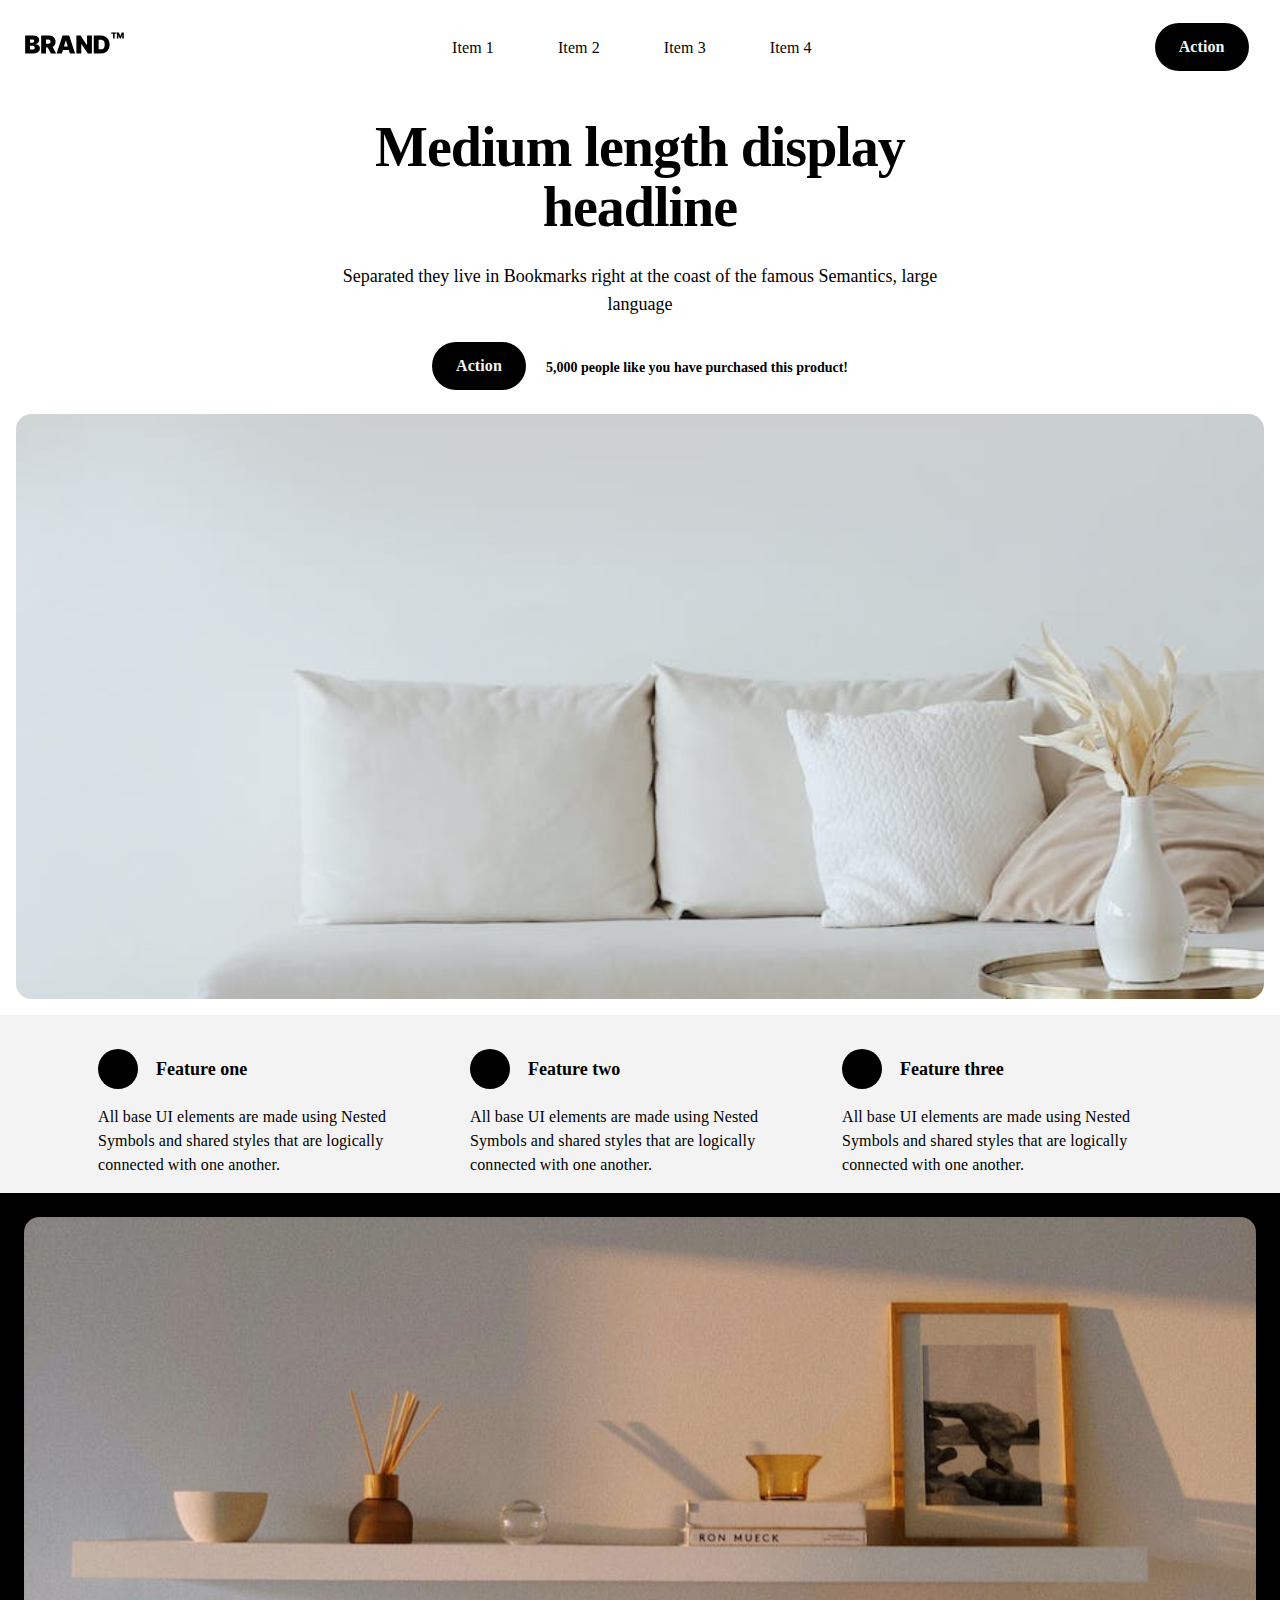
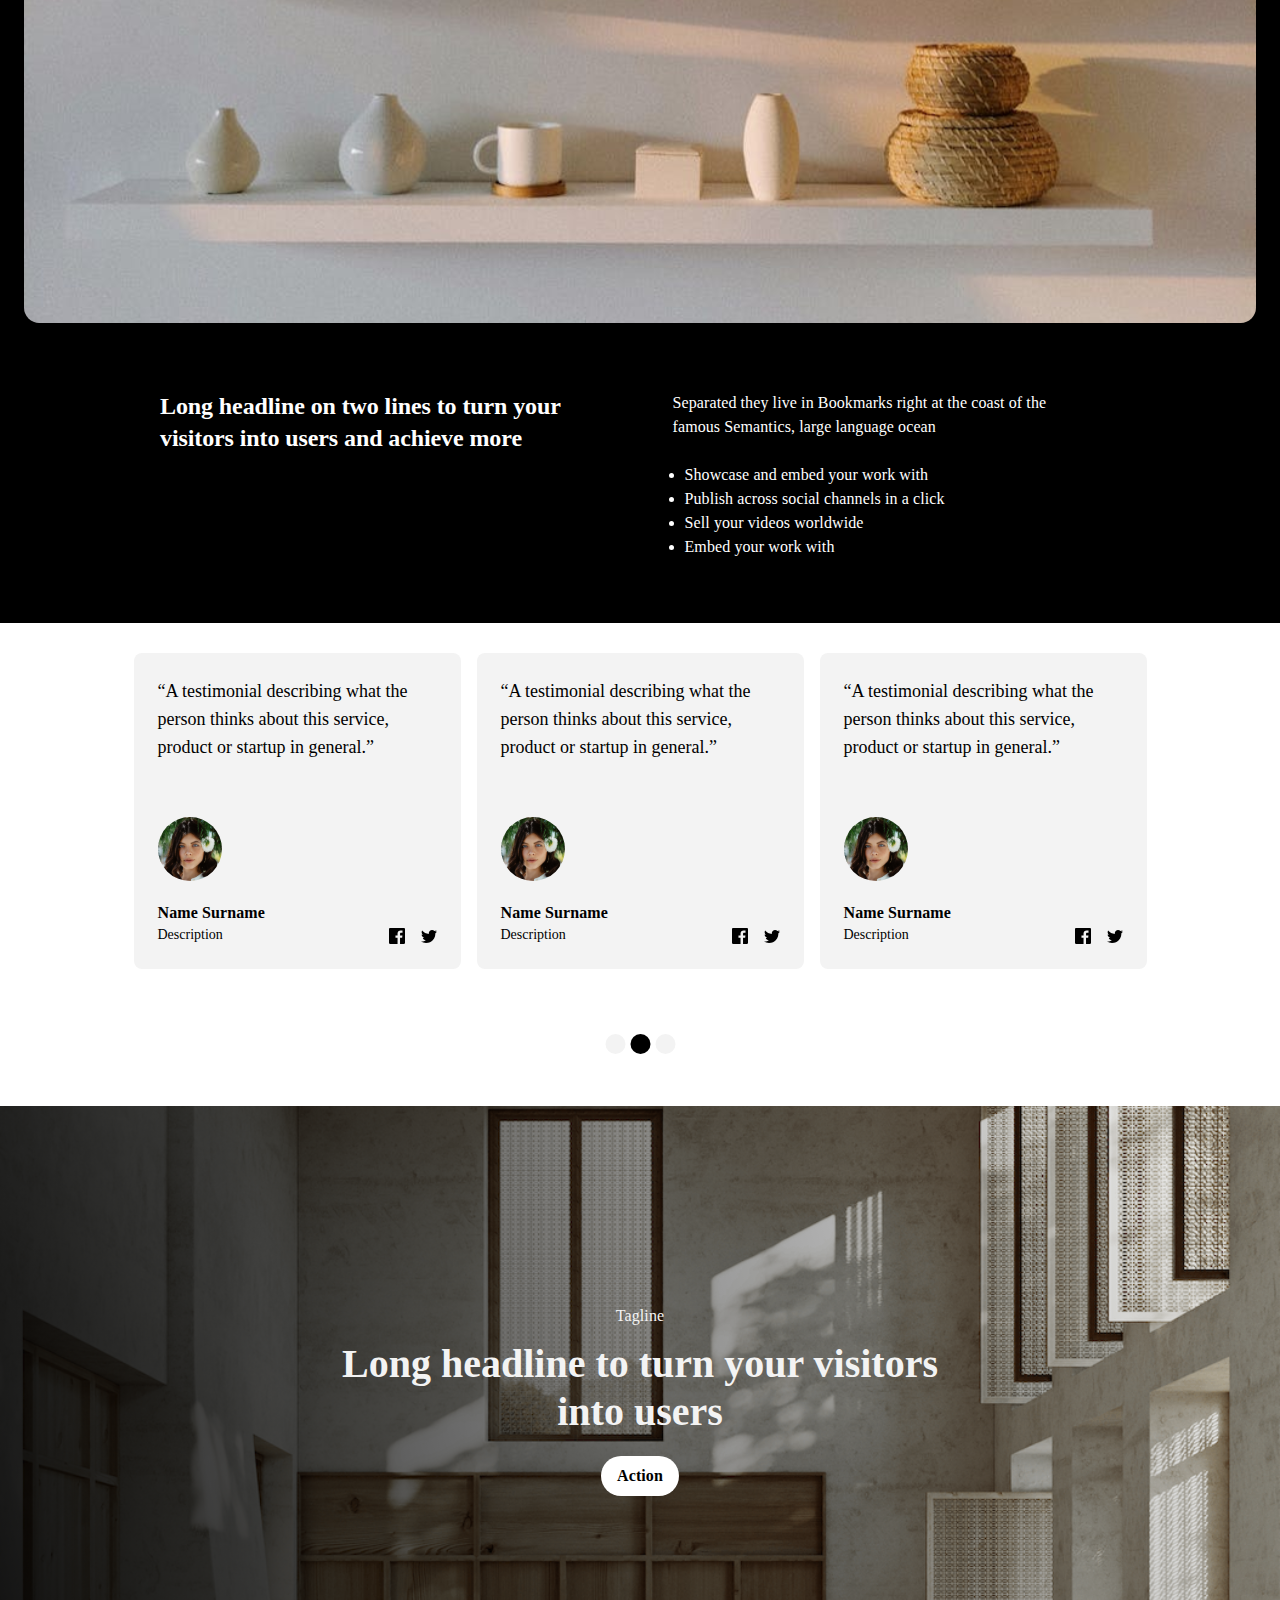
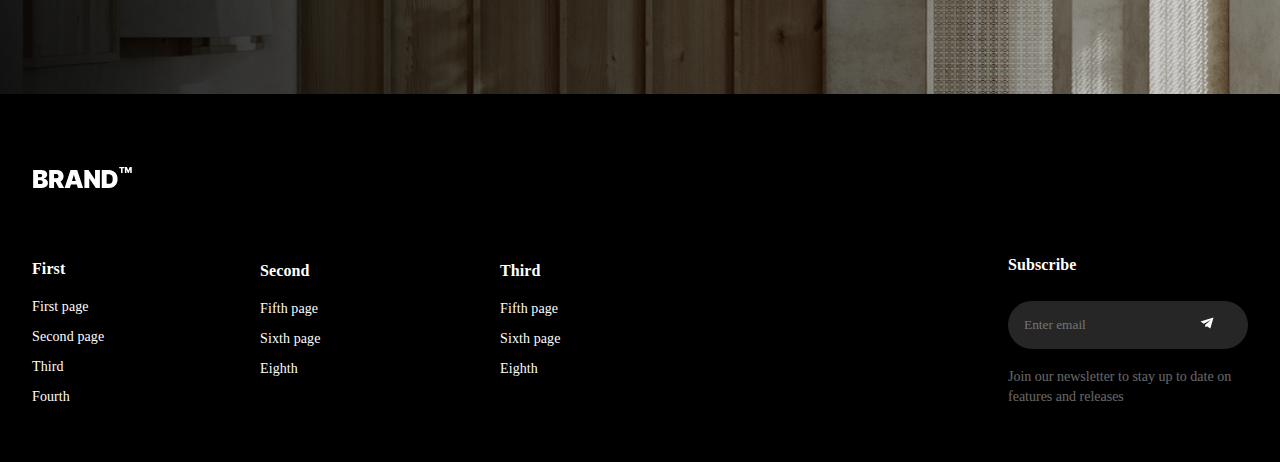
<file: index.html>
<!DOCTYPE html>

 <html>
 
 

<head>
 	<title>Responsive Site </title>
	<link rel="stylesheet" type="text/css" href="styles/styles.css" />
	<meta charset="utf-8">
	<meta content="width=device-width, initial-scale=1" name="viewport">
</head>

  <body>

  <!-- Navbar Section -->

  <header>
    <div class="header-container">

      <div class="nav-logo">
        <img src="images/brand.svg" alt="Bold brand image with trademark">
      </div>
  
      <input type="checkbox" id="nav-toggle" class="nav-toggle">
      <nav>
        <ul>
          <li><a href="">Item 1</a></li>
          <li><a href="">Item 2</a></li>
          <li><a href="">Item 3</a></li>
          <li><a href="">Item 4</a></li>
        </ul>
      </nav>
      <label for="nav-toggle" class="nav-toggle-label">
        <img src="images/ellipse.svg" alt="">
        <span></span>
      </label>
  
      <div class="nav-action">
        Action
      </div>

    </div>
   
  </header>

  <!-- Main Headline Section -->

  <section class="headline-section">

    <div class="headline-container">
      <div class="headline-bold">
        Medium length display headline
      </div>
      <div class="headline-small">
        Separated they live in Bookmarks right at the coast
        of the famous Semantics, large language 
      </div>

      <!-- Action button -->
      <div class="headline-button">
        <span class="headline-button-action">Action</span>
        <span class="headline-button-text">5,000 people like you have purchased this product!</span>
        
      </div>

    </div>
    
    <div class="headline-image">
      <img src="images/headline-image.svg">
    </div>

  </div>

  <!-- Feature Section -->

  <div class="feature-container">
    <div class="feature-boxes">

      <!-- Feature one  -->

      <div class="feature-one">
        <div class="feature-one-title">
          <img src="images/ellipse.svg">
          <div class="feature-one-top">
            Feature one
          </div>
         
        </div>
        <div class="feature-one-text">
          All base UI elements are made using Nested Symbols
          and shared styles that are logically connected with one another.
        </div>

      </div>

      <!-- Feature two -->

      <div class="feature-two">
        <div class="feature-two-title">
          <img src="images/ellipse.svg">
          <div class="feature-two-top">
            Feature two
          </div>  
        </div>

        <div class="feature-two-text">
          All base UI elements are made using Nested Symbols
          and shared styles that are logically connected with one another.
        </div>

      </div>

      <!-- Feature Three -->

      <div class="feature-three">
        <div class="feature-three-title">
          <img src="images/ellipse.svg">
          <div class="feature-three-top">
            Feature three
          </div>
        </div>
        <div class="feature-three-text">
          All base UI elements are made using Nested Symbols
          and shared styles that are logically connected with one another.
        </div>
  
      </div>
    </div>

  </section>

  <!-- Section Two -->

  <section class="section-two">
    <div class="section-two-container">
      <div class="section-two-image">
        <img src="images/section-two-744.svg">
      </div>
      <div class="section-two-text">
        <div class="section-two-header">
          Long headline on two lines to turn your visitors into users and achieve more
        </div>

        <div class="section-two-mid">

          <div class="section-two-middle">
            Separated they live in Bookmarks right at the coast of the famous Semantics, large language ocean
          </div>
  
          <div class="section-two-list">
            <ul>
              <li>Showcase and embed your work with</li>
              <li>Publish across social channels in a click</li>
              <li>Sell your videos worldwide</li>
              <li>Embed your work with</li>
            </ul>
          </div>


        </div>
        
      </div>
    </div>



  </section>


  <!-- Testimonials -->


  <section class="testimonials">

    <div class="testimonial-cards">
      <div class="card-1">
        <div class="card-text">
          “A testimonial describing what the person thinks about this service, product or startup in general.”
        </div>

        <div class="card-customer">
          <img src="images/testimonial-image.svg">

          <div class="card-name">
            <span class="card-top">Name Surname</span>
            <br>
            <span class="card-bottom">Description</span>
          </div>

          <div class="card-socials">
            <img src="images/card-facebook.svg" class="facebook">
            <img src="images/card-twitter.svg" class="twitter">
          </div>
        </div>

      </div>    

      <div class="card-2">
        <div class="card-text">
          “A testimonial describing what the person thinks about this service, product or startup in general.”
        </div>

        <div class="card-customer">
          <img src="images/testimonial-image.svg">

          <div class="card-name">
            <span class="card-top">Name Surname</span>
            <br>
            <span class="card-bottom">Description</span>
          </div>

          <div class="card-socials">
            <img src="images/card-facebook.svg" class="facebook">
            <img src="images/card-twitter.svg" class="twitter">
          </div>
        </div>

        
      </div> 
      
      <div class="card-3">
        <div class="card-text">
          “A testimonial describing what the person thinks about this service, product or startup in general.”
        </div>

        <div class="card-customer">
          <img src="images/testimonial-image.svg">

          <div class="card-name">
            <span class="card-top">Name Surname</span>
            <br>
            <span class="card-bottom">Description</span>
          </div>

          <div class="card-socials">
            <img src="images/card-facebook.svg" class="facebook">
            <img src="images/card-twitter.svg" class="twitter">
          </div>
        </div>

      </div>    

    </div>

    <div class="testimonial-buttons">
      <img src="images/button-1.svg">
      <img src="images/button-2.svg">
      <img src="images/button-1.svg">

    </div>
    

  </section>

  <!-- CTA -->
  
  <section class="CTA">
    <div class="cta-container">

      <div class="cta-tagline">
        Tagline
      </div>

      <div class="cta-headline">
        Long headline to turn your visitors into users
      </div>

      <div class="cta-button">
        Action
      </div>

    </div>

  </section>

  <!-- Footer  -->
  
  <footer>

    <div class="footer-container">

      <div class="footer-logo">
        <img src="images/brand-footer.svg">
      </div>


      <div class="column-container">
        <div class="column-1-logo">
          <img src="images/brand-footer.svg">
        </div>

        <div class="column-1">
          <!-- <div class="column-1-logo">
            <img src="/images/brand-footer.svg">
          </div> -->
          <div class="column-1-head">
            <img src="images/brand-footer.svg">

            <p>First</p>
            <ul class="col-1-list">
              <li>First page</li>
              <li>Second page</li>
              <li>Third</li>
              <li>Fourth</li>
            </div>
          </div>
  
        <div class="column-2">
          <div class="column-2-head">
            <p>Second</p>
            
            <ul class="col-2-list">
              <li>Fifth page</li>
              <li>Sixth page</li>
              <li>Eighth</li>
            </ul>
          </div>
        
        </div>
  
        <div class="column-3">
          <div class="column-3-head">
            <p>Third</p>
            <ul class="col-3-list">
              <li>Fifth page</li>
              <li>Sixth page</li>
              <li>Eighth</li>
            </ul>
          </div>
         
        </div>

      </div>

      <div class="subscribe-box">

        <div class="subscribe-text">
          Subscribe
        </div>
       
        <div class="subscribe-input">
          <label>
            <form action="" method="get">
          
            <input type="email" name="email" placeholder="Enter email" required>

              <button>
                <img src="images/submit.svg">
              </button>
  
            </form>

          </label>

        </div>
        

        <div class="newsletter">
          Join our newsletter to stay up to date on features and releases
        </div>

      </div>

    </div>

  </footer>




	
  </body>

</html>
</file>
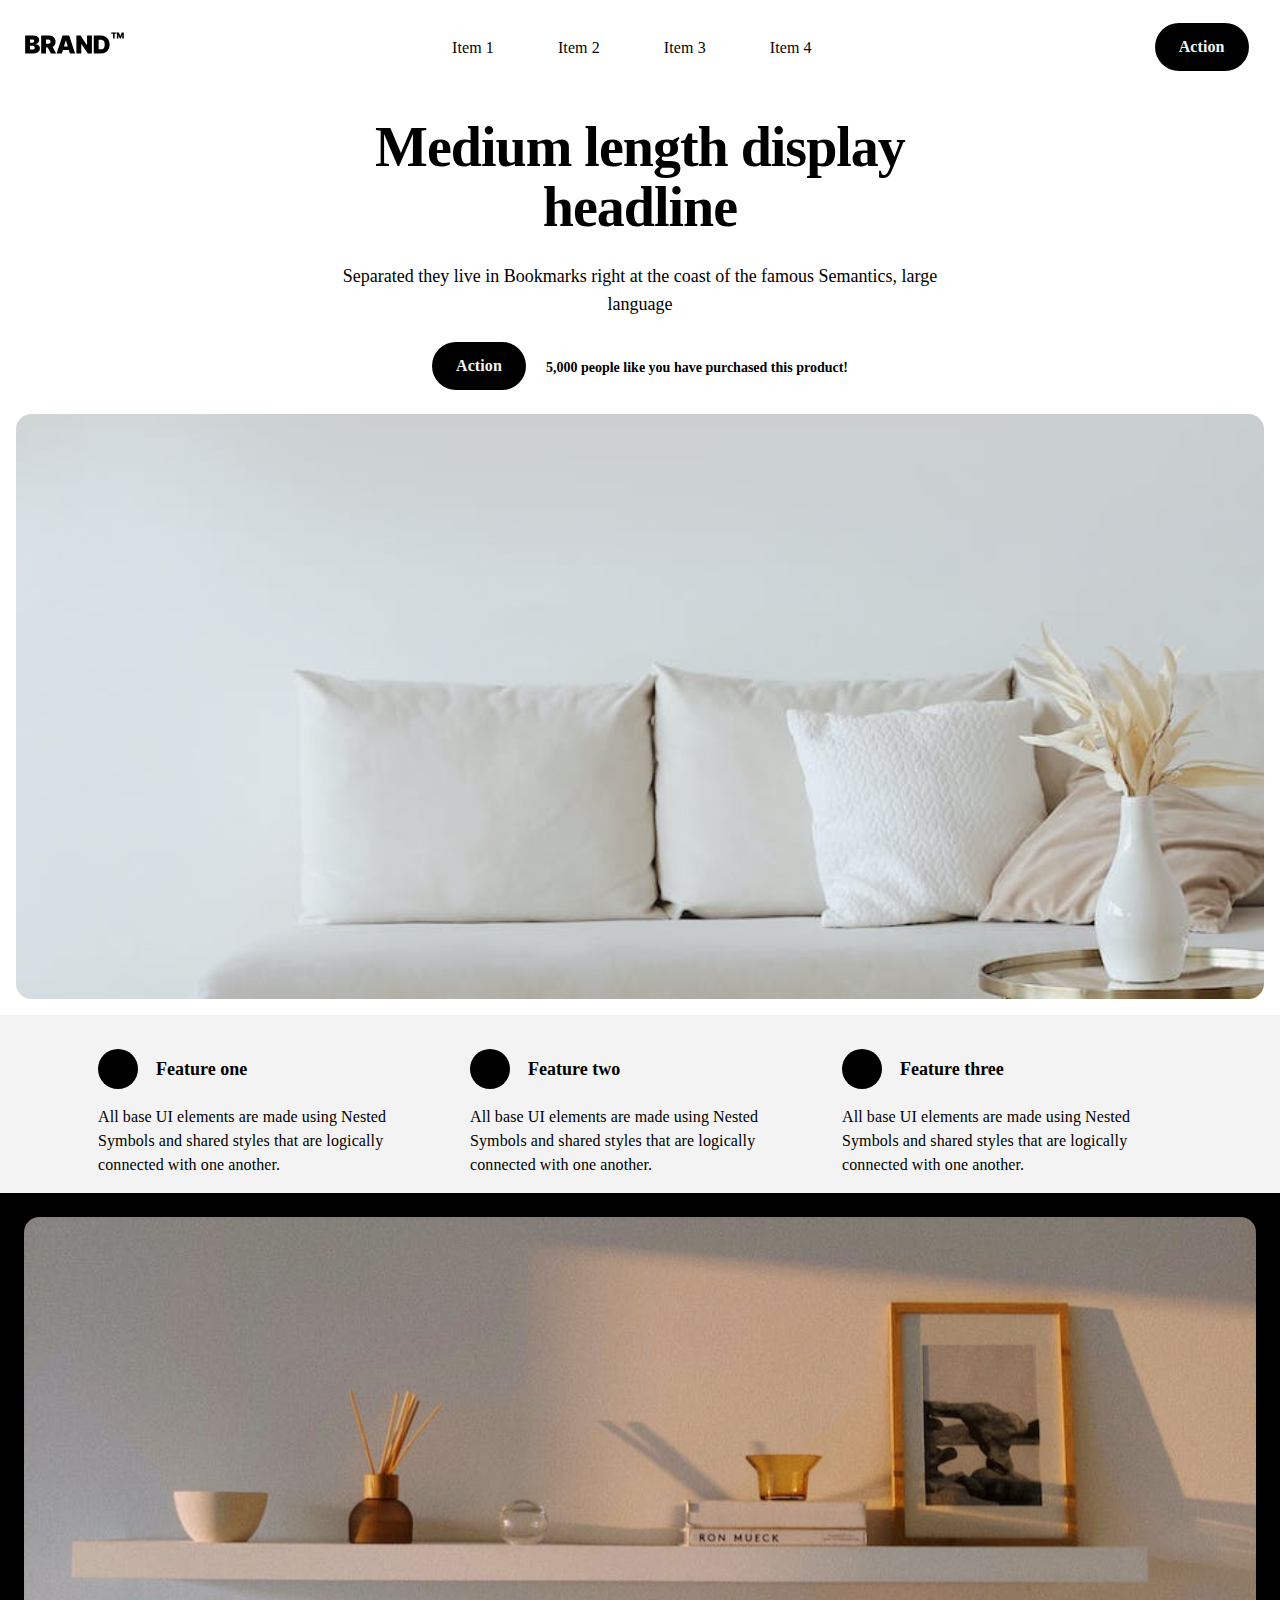
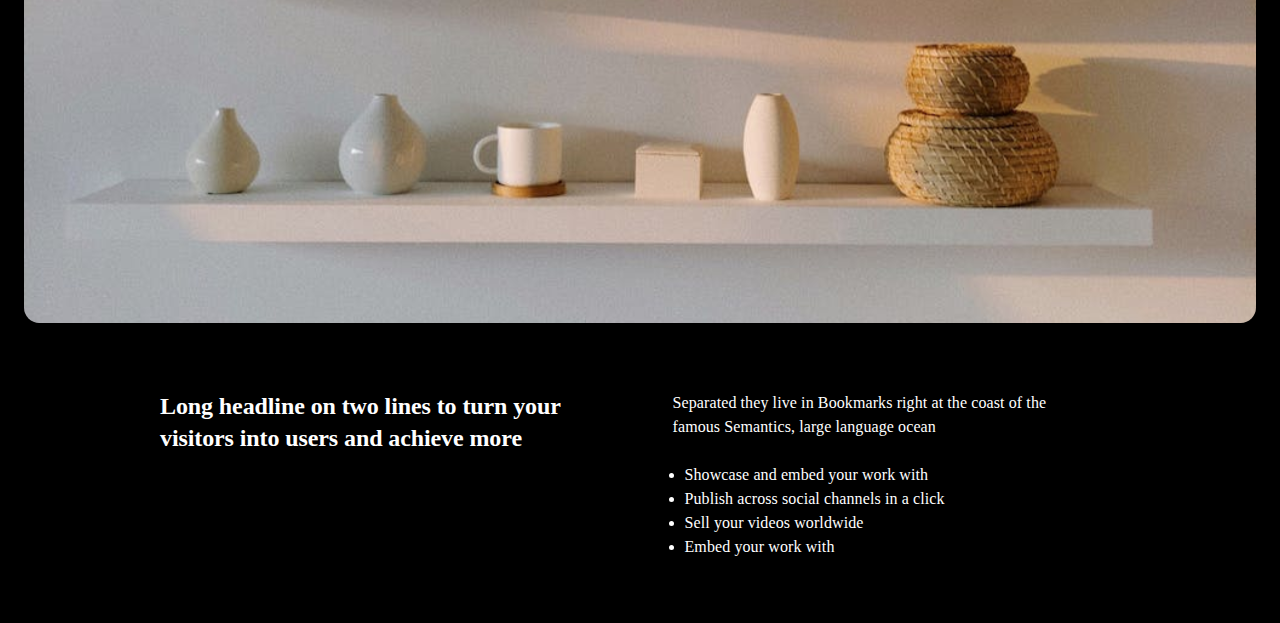
<file: backup.html>
<!DOCTYPE html>
 
 
<head>
 	<title>Responsive Site </title>
	<link rel="stylesheet" type="text/css" href="styles/styles.css" />
	<meta charset="utf-8">
	<meta content="width=device-width, initial-scale=1" name="viewport">
</head>

<body>

  <!-- Navbar Section -->

  <header>
    <div class="header-container">

      <div class="nav-logo">
        <img src="/images/brand.svg" alt="Bold brand image with trademark">
      </div>
  
      <input type="checkbox" id="nav-toggle" class="nav-toggle">
      <nav>
        <ul>
          <li><a href="">Item 1</a></li>
          <li><a href="">Item 2</a></li>
          <li><a href="">Item 3</a></li>
          <li><a href="">Item 4</a></li>
        </ul>
      </nav>
      <label for="nav-toggle" class="nav-toggle-label">
        <img src="/images/ellipse.svg" alt="">
        <span></span>
      </label>
  
      <div class="nav-action">
        Action
      </div>

    </div>
   
  </header>

  <!-- Main Headline Section -->

  <section class="headline-section">

    <div class="headline-container">
      <div class="headline-bold">
        Medium length display headline
      </div>
      <div class="headline-small">
        Separated they live in Bookmarks right at the coast
        of the famous Semantics, large language 
      </div>

      <!-- Action button -->
      <div class="headline-button">
        <span class="headline-button-action">Action</span>
        <span class="headline-button-text">5,000 people like you have purchased this product!</span>
        
      </div>

    </div>
    
    <div class="headline-image">
      <img src="/images/headline-image.svg">
    </div>

  </div>

  <!-- Feature Section -->

  <div class="feature-container">
    <div class="feature-boxes">

      <!-- Feature one  -->

      <div class="feature-one">
        <div class="feature-one-title">
          <img src="/images/ellipse.svg">
          <div class="feature-one-top">
            Feature one
          </div>
         
        </div>
        <div class="feature-one-text">
          All base UI elements are made using Nested Symbols
          and shared styles that are logically connected with one another.
        </div>

      </div>

      <!-- Feature two -->

      <div class="feature-two">
        <div class="feature-two-title">
          <img src="/images/ellipse.svg">
          <div class="feature-two-top">
            Feature two
          </div>  
        </div>

        <div class="feature-two-text">
          All base UI elements are made using Nested Symbols
          and shared styles that are logically connected with one another.
        </div>

      </div>

      <!-- Feature Three -->

      <div class="feature-three">
        <div class="feature-three-title">
          <img src="/images/ellipse.svg">
          <div class="feature-three-top">
            Feature three
          </div>
        </div>
        <div class="feature-three-text">
          All base UI elements are made using Nested Symbols
          and shared styles that are logically connected with one another.
        </div>
  
      </div>
    </div>

  </section>

  <!-- Section Two -->

  <section class="section-two">
    <div class="section-two-container">
      <div class="section-two-image">
        <img src="/images/section-two-744.svg">
      </div>
      <div class="section-two-text">
        <div class="section-two-header">
          Long headline on two lines to turn your visitors into users and achieve more
        </div>

        <div class="section-two-mid">

          <div class="section-two-middle">
            Separated they live in Bookmarks right at the coast of the famous Semantics, large language ocean
          </div>
  
          <div class="section-two-list">
            <ul>
              <li>Showcase and embed your work with</li>
              <li>Publish across social channels in a click</li>
              <li>Sell your videos worldwide</li>
              <li>Embed your work with</li>
            </ul>
          </div>


        </div>
        
      </div>
    </div>



  </section>


  <!-- Testimonials -->


  <section class="testimonials">




  </section>
  

  





	
</body>
</file>
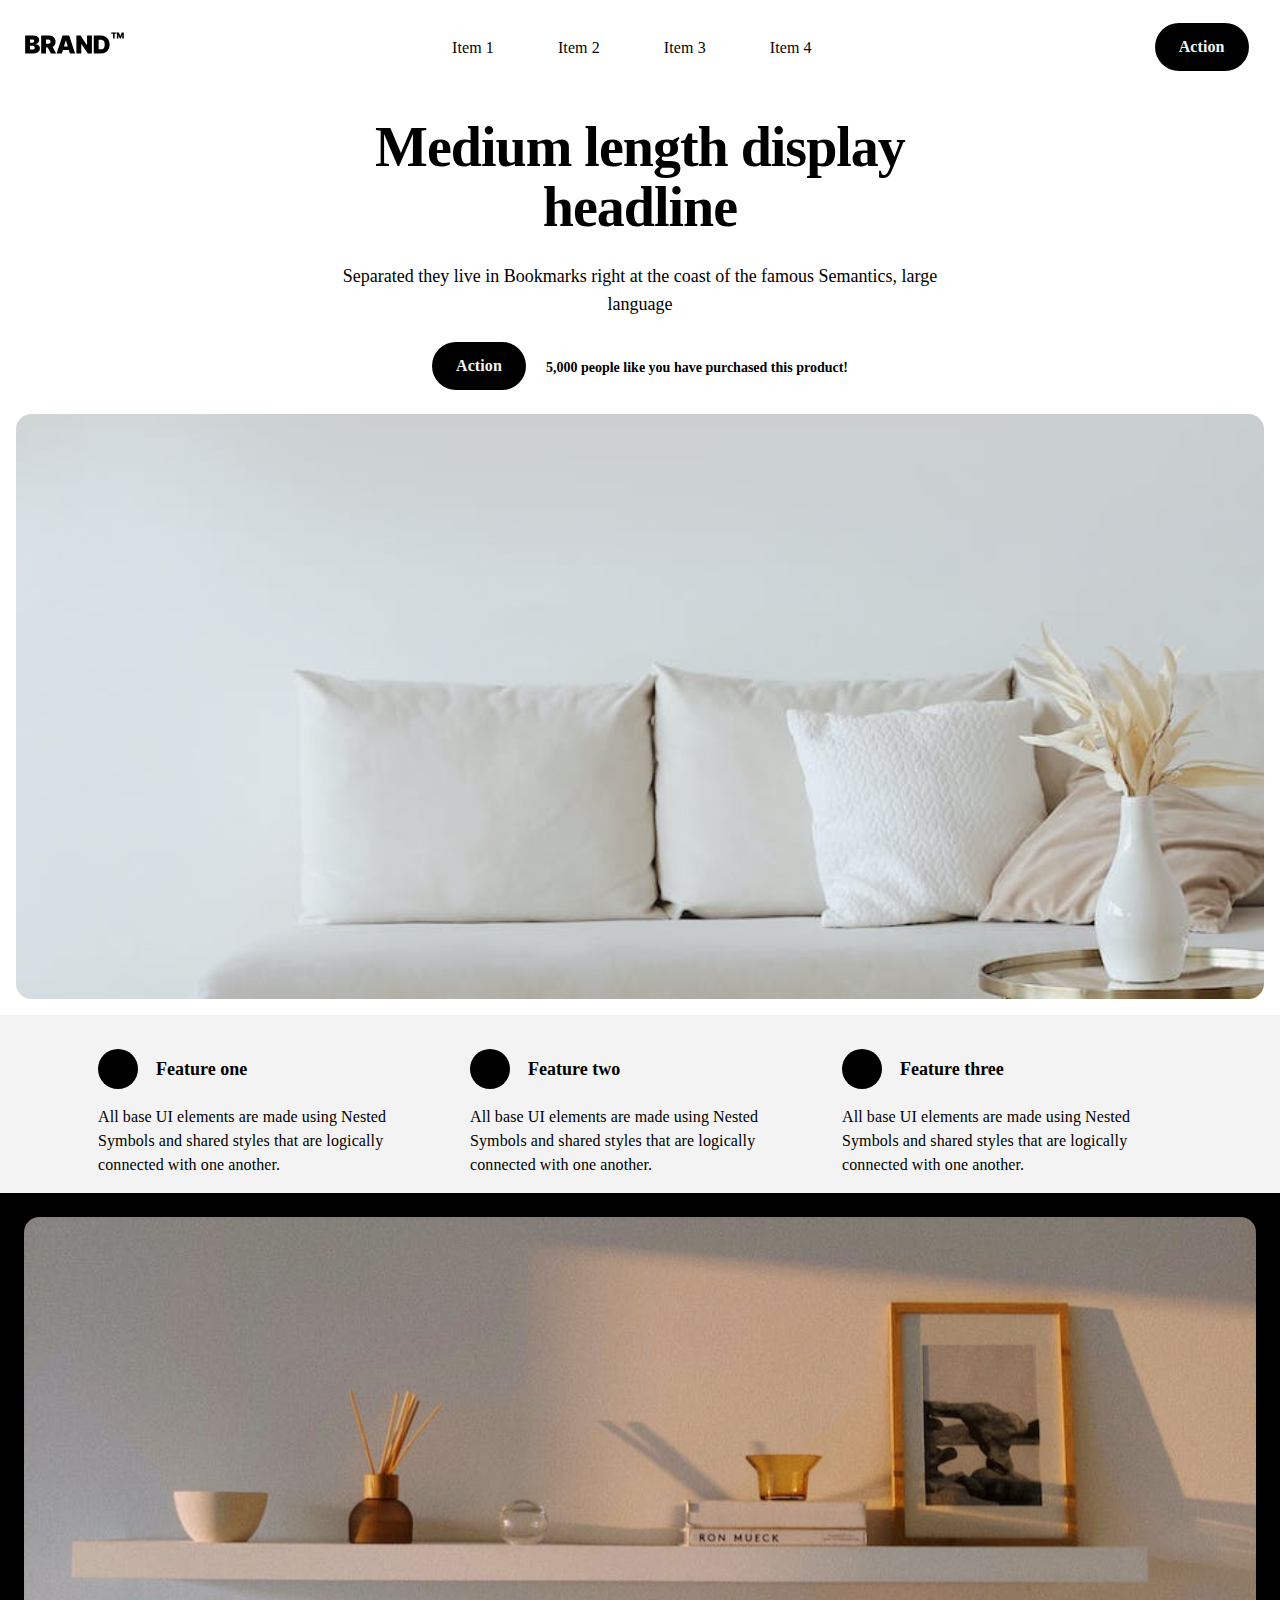
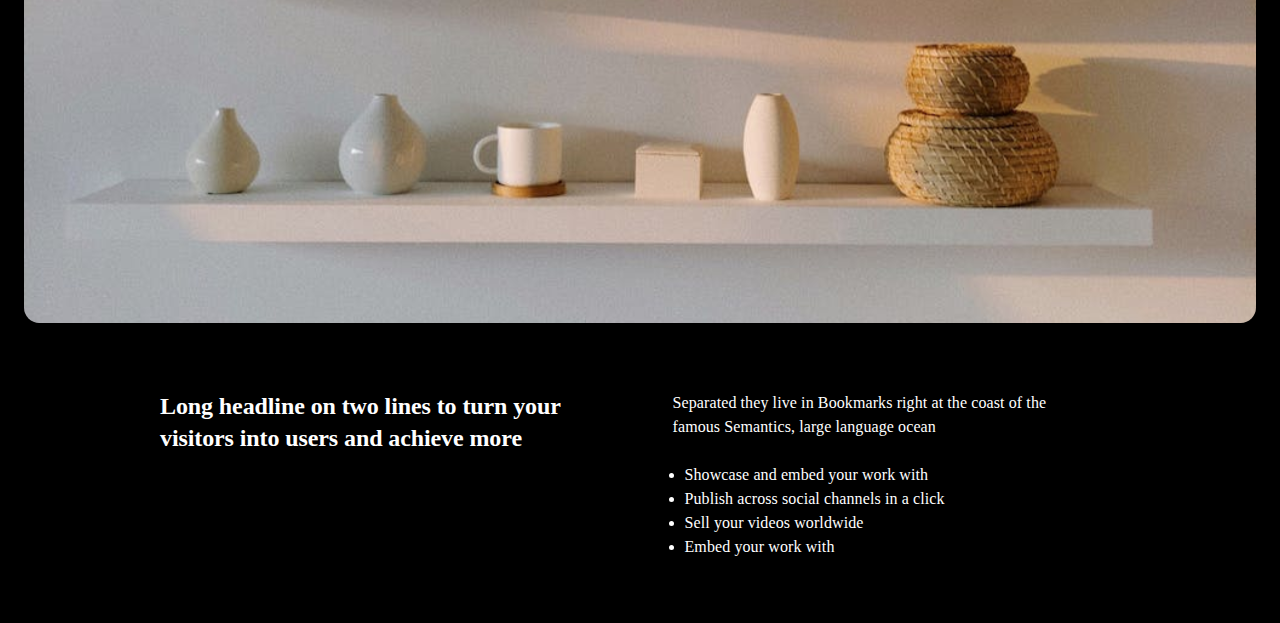
<file: index?.html>
<!DOCTYPE html>
 
 
<head>
 	<title>Responsive Site </title>
	<link rel="stylesheet" type="text/css" href="styles/styles.css" />
	<meta charset="utf-8">
	<meta content="width=device-width, initial-scale=1" name="viewport">
</head>

<body>

  <!-- Navbar Section -->

  <header>
    <div class="header-container">

      <div class="nav-logo">
        <img src="images/brand.svg" alt="Bold brand image with trademark">
      </div>
  
      <input type="checkbox" id="nav-toggle" class="nav-toggle">
      <nav>
        <ul>
          <li><a href="">Item 1</a></li>
          <li><a href="">Item 2</a></li>
          <li><a href="">Item 3</a></li>
          <li><a href="">Item 4</a></li>
        </ul>
      </nav>
      <label for="nav-toggle" class="nav-toggle-label">
        <img src="/images/ellipse.svg" alt="">
        <span></span>
      </label>
  
      <div class="nav-action">
        Action
      </div>

    </div>
   
  </header>

  <!-- Main Headline Section -->

  <section class="headline-section">

    <div class="headline-container">
      <div class="headline-bold">
        Medium length display headline
      </div>
      <div class="headline-small">
        Separated they live in Bookmarks right at the coast
        of the famous Semantics, large language 
      </div>

      <!-- Action button -->
      <div class="headline-button">
        <span class="headline-button-action">Action</span>
        <span class="headline-button-text">5,000 people like you have purchased this product!</span>
        
      </div>

    </div>
    
    <div class="headline-image">
      <img src="images/headline-image.svg">
    </div>

  </div>

  <!-- Feature Section -->

  <div class="feature-container">
    <div class="feature-boxes">

      <!-- Feature one  -->

      <div class="feature-one">
        <div class="feature-one-title">
          <img src="images/ellipse.svg">
          <div class="feature-one-top">
            Feature one
          </div>
         
        </div>
        <div class="feature-one-text">
          All base UI elements are made using Nested Symbols
          and shared styles that are logically connected with one another.
        </div>

      </div>

      <!-- Feature two -->

      <div class="feature-two">
        <div class="feature-two-title">
          <img src="images/ellipse.svg">
          <div class="feature-two-top">
            Feature two
          </div>  
        </div>

        <div class="feature-two-text">
          All base UI elements are made using Nested Symbols
          and shared styles that are logically connected with one another.
        </div>

      </div>

      <!-- Feature Three -->

      <div class="feature-three">
        <div class="feature-three-title">
          <img src="images/ellipse.svg">
          <div class="feature-three-top">
            Feature three
          </div>
        </div>
        <div class="feature-three-text">
          All base UI elements are made using Nested Symbols
          and shared styles that are logically connected with one another.
        </div>
  
      </div>
    </div>

  </section>

  <!-- Section Two -->

  <section class="section-two">
    <div class="section-two-container">
      <div class="section-two-image">
        <img src="/images/section-two-744.svg">
      </div>
      <div class="section-two-text">
        <div class="section-two-header">
          Long headline on two lines to turn your visitors into users and achieve more
        </div>

        <div class="section-two-mid">

          <div class="section-two-middle">
            Separated they live in Bookmarks right at the coast of the famous Semantics, large language ocean
          </div>
  
          <div class="section-two-list">
            <ul>
              <li>Showcase and embed your work with</li>
              <li>Publish across social channels in a click</li>
              <li>Sell your videos worldwide</li>
              <li>Embed your work with</li>
            </ul>
          </div>


        </div>
        
      </div>
    </div>



  </section>


  <!-- Testimonials -->


  <section class="testimonials">




  </section>
  

  





	
</body>
</file>
<file: styles/styles.css>
body {
  margin: 0;
}

*, *::before, *::after{
  box-sizing: border-box;
  font-family: 'Inter';
}

:root {
  --clr-dark-900: #000;
  --clr-light-200: #f3f3f3;
  --clr-light-100: #fff;
}



header {
  display: flex;
  position: sticky;
  top: 0;
  left: 0;
  right: 0;
  background-color: var(--clr-light-100);
  text-align: center;
  z-index: 100;
  width: 100%;
}

.nav-toggle {
  display: none;
}

.nav-toggle-label {
  position:absolute;
  right: 0;
  top: 0;
  margin-right: 1em;
  height: 100%;
  display: flex;
  align-items: center;
  cursor: pointer;
}

.nav-toggle-label img {
  position: absolute;
  transform: translateX(-4.5px);
  height: 25px;
  width: 25px;
}

.nav-toggle-label span,
.nav-toggle-label span::before,
.nav-toggle-label span::after {
  display: block;
  background:#ffffff;
  height:1px;
  width: 1em;
  border: 2px;
  position: relative;
}

.nav-toggle-label span::before,
.nav-toggle-label span::after {
  content: '';
  position: absolute;
}

.nav-toggle-label span::before  {
  bottom: 4px;
}

.nav-toggle-label span::after  {
  top: 4px;
}

nav {
  position: absolute;
  text-align: left;
  top: 100%;
  right: 0;
  background: var(--clr-light-100);
  width: 100%;
  text-align: center;
  transform: scale(1,0);
  transform-origin: top;
  transition: transform 400ms ease-in-out;
}

nav ul {
  margin: 0;
  padding: 0;
  list-style: none;
}

nav li {
  margin-bottom: 1em;
  margin-right: 1em;
}

nav a {
  color: #040404;
  text-decoration: none;
  font-size: 1em;
  font-style: normal;
  font-weight: 500;
  line-height: 19px;
  letter-spacing: 0.1px;
  opacity: 0;
  transition: opacity 150ms ease-in-out ; 
}

nav a:hover {
  opacity: 0.5;
  transition: ease-in-out 150ms
}

.nav-toggle:checked ~ nav {
  display: block;
  transform: scale(1,1);
}

.nav-toggle:checked ~ nav a {
  opacity: 1;
  transition: opacity 250ms ease-in-out 250ms;
}

.nav-action {
  color: var(--clr-light-200);
  background: var(--clr-dark-900);
  border-radius: 32px;
  padding: 12px 24px;
  display: none;
  margin-right: 2.5%;
  font-style: normal;
  font-weight: 700;
  font-size: 1em;
  line-height: 150%;
  align-items: center;
  text-align: center;
  letter-spacing: 0.1px;
 } 

 .header-container {
  display: flex;
  margin-left: clamp(1%, 24px, 32%);
  margin-top: clamp(23px, 23px, 34.5px);
  margin-bottom: clamp(23px, 23px, 34.5px);
  max-height: 96px;
 }


.headline-section {
  display: flex;
  flex-wrap: wrap;
  align-items: center;
  justify-content: center;
  width: 100%;
  position: relative;
  
}

.headline-container {

  display: flex;
  position: relative;
  flex-direction: column;
  align-items: center;
  margin-inline: 24px;
  text-align: center;
  margin-top: 24px;
  width: 100%;
}

.headline-bold {
  font-style: normal;
  font-weight: 900;
  font-size: 40px;
  line-height: 121%;
  display: flex;
  align-items: center;
  text-align: center;
  letter-spacing: -1px;
  color: var(--clr-dark-900);
}

.headline-small {
  font-style: normal;
  font-weight: 400;
  font-size: 18px;
  line-height: 156%;
  color: var(--clr-dark-900);
  margin-top: 24px;

}

.headline-button {
  display: flex;
  flex-wrap: wrap;
  width: 100%;
  justify-content: center;
  align-content: center;
  margin-top: 24px;
}

.headline-button-text {
  font-style: normal;
  font-weight: 600;
  font-size: 0.875em;
  line-height: 143%;
  margin-top: 16px;
  margin-left: 20px;
  
}

.headline-button-action {
  color: var(--clr-light-200);
  background: var(--clr-dark-900);
  border-radius: 32px;
  padding: 12px 24px;
  font-style: normal;
  font-weight: 700;
  font-size: 1em;
  line-height: 150%; 
  letter-spacing: 0.1px;
}


.headline-image { 
  display: flex;
  justify-content: center;
  margin-top: 24px;
  margin-inline: 1rem;
  margin-bottom: 1em;

}

.headline-image img {
  width: 100%;
  height: auto;
  border-radius: 15px;

}

/* Features */

.feature-container {
  display: flex;
  flex-direction: column;
  background-color: var(--clr-light-200);
  width: 100%;
  position: relative;
}

.feature-boxes {
  display: flex;
  flex-wrap: wrap;
  justify-content: center;
  align-items: center;

}

.feature-one-title, .feature-two-title, .feature-three-title {
  font-style: normal;
  font-weight: 700;
  font-size: 18px;
  line-height: 156%;
  display: flex;
  align-items: center;
  justify-content: center;
  color: var(--clr-dark-900);
  margin-top: 1em;
  
}

.feature-one-top, .feature-two-top, .feature-three-top {
  margin-left: 1em;
}

.feature-one-text, .feature-two-text, .feature-three-text {
  font-style: normal;
  font-weight: 400;
  font-size: 1em;
  line-height: 150%;
  text-align: center;
  letter-spacing: 0.1px;
  color: var(--clr-dark-900);
  margin-top: 1em;
}

/* Section Two */

.section-two {
  width: 100%;
  background: var(--clr-dark-900);
  font-style: normal;
  display: flex;
  flex-direction: row;
}

.section-two-container {
  display: flex;
  width: 100%;
  flex-wrap: wrap;
  justify-content: center;
  align-items: center;
  margin-inline: min(24px);
  margin-top: min(24px);
}

.section-two-image img {
  justify-content: center;
  width: 100%;
  height: auto;

}

.section-two-text {
  color: var(--clr-light-100);
}

.section-two-header {
  font-weight: 900;
  font-size: 1em;
  line-height: 200%;
  text-align: center;
  letter-spacing: -0.1px;
}

.section-two-middle {
  font-weight: 400;
  font-size: 14px;
  line-height: 171%;
  text-align: center;
  letter-spacing: 0.1px;
}

.section-two-list {
  font-weight: 400;
  font-size: 14px;
  line-height: 171%;
  justify-content: center;
  align-items: center;
  text-align: center;
  letter-spacing: 0.1px;
}


.section-two-list ul {
  list-style-position: outside;
  padding-left: 12px;
}


/* Testimonials  */

.testimonials {
  display: flex;
  width: 100%;
  position: relative;
  justify-content: center;
  align-items: center;
  flex-wrap: wrap;
}

.testimonial-cards {
  display: flex;
  flex-direction: column;
  margin-top: min(30px);
  font-style: normal;
  justify-content: center;
  align-items: center;
  width: 100%;
  
}

.card-2, .card-3 {
  display: none;
}

.card-1, .card-2, .card-3 {
  background: #F3F3F3;
  border-radius: 8px;
  padding: 24px;
  align-items: center;
  max-width: 327px;
  height: auto;
  position: relative;
}

.card-text {
  font-weight: 400;
  font-size: 1.125em;
  line-height: 156%;
  color: #000000;
}

.card-customer {
  margin-top: 56px;
  }

.card-name {
  margin-top: 1em;
}

.card-top {
  font-weight: 700;
  font-size: 1em;
  line-height: 150%;
  align-items: center;
  letter-spacing: 0.1px;
}

.card-bottom {
  font-weight: 400;
  font-size: 14px;
  line-height: 143%;

}

.card-socials .facebook {
  position: absolute;
  right: 56px;
  bottom: 25px;
  
  
}

.card-socials .twitter {
  position: absolute;
  right: 24px;
  bottom: 25px;
}

.testimonial-buttons {
  margin: 1.875em;
  justify-content: center;
}

/* Call to Action */

.CTA {
  background-image: url(/images/CTA-mobile.svg);
  background-size: cover;
  height: 500px;
  display: flex;
  justify-content: center;
  align-items: center;
  color: #F3F3F3;
}

.cta-container {
  display: flex;
  flex-direction: column;
  justify-content: center;
  align-items: center;
  max-width: 247px;
}

.cta-tagline {
  font-weight: 500;
  font-size: 1em;
  line-height: 150%;
  letter-spacing: 0.1px;
}

.cta-headline {
  font-weight: 900;
  font-size: 28px;
  line-height: 171%;
  text-align: center;
  letter-spacing: -0.5px;
  margin-top: 0.75rem;
}

.cta-button {
  font-weight: 700;
  font-size: 1em;
  line-height: 150%;
  display: flex;
  align-items: center;
  text-align: center;
  letter-spacing: 0.1px;
  color: #000000;
  background: #fff;
  border-radius: 24px;
  padding: 8px 16px;
  margin-top: 1.25em;
}


/* Footer */

footer {
  background-color: #000;
  width: 100%;
  color: #fff;
}

.footer-container {
  display: flex;
  position: relative;
  flex-direction: column;
  justify-content: center;
  align-items: center;
}

.footer-logo {
  margin-top: 50px;
  margin-bottom: 9px;
}

.column-container {
  display: flex;
  
  width: 315px;
}

.column-1-head, .column-2-head, .column-3-head{
  font-weight: 700;
  font-size: 16px;
  line-height: 24px;
  text-align: center;
  letter-spacing: 0.1px;
}

.column-1-head img {
  display: none;
}

.column-2, .column-3 {
  margin-left: 1.5em;
}

.column-1, .column-2, .column-3 {
  display: flex;
  flex-direction: row;
  text-align: center;
  justify-content: center;
  width: 98px;
}

.col-1-list, .col-2-list, .col-3-list li {
  padding: 0;
  list-style: none;
  align-items: center;
  text-align: center;
  font-weight: 400;
  font-size: 14px;
  line-height: 20px;
  
  /* identical to box height, or 143% */
}

.column-1 ul li {
  padding-bottom: 10px;
}

.column-2 ul li {
  padding-bottom: 10px;
}

.column-3 ul li {
  padding-bottom: 10px;
}

ul{
  list-style-type: disc;
  margin-block-start: 0em;
  margin-block-end: 0em;
  margin-inline-start: 0px;
  margin-inline-end: 0px;
  padding-inline-start: 0px;
}


.column-1-logo {
  display: none;
}
/* Subscribe */

.subscribe-input {
  justify-content: center;
  align-items: center;
  position: relative;
}

.subscribe-text {
  margin-top: 1.5em;
  margin-bottom: 1.5em;
  font-weight: 700;
  font-size: 16px;
  line-height: 150%;
  letter-spacing: 0.1px;
}

.subscribe-box {
  display: flex;
  flex-direction: column;
  align-items: center;
  justify-content: center;
  
}

label {

  position: relative;
}

label input {

  align-items: center;
  border: none;
  padding: 16px;
  width: 315px;
  background-color: rgba(255, 255, 255, 0.15);;
  border-radius: 40px;
  position: relative;
}

label button {
  position: absolute;
  border: none;
  padding: 16px;
  left: 255px;
  background-color: rgba(255, 255, 255, 0);
}

form input {
  color: rgb(255, 255, 255);
}

.newsletter {
  margin-top: 1.25em;
  font-weight: 400;
  font-size: 14px;
  line-height: 143%;
  text-align: center;
  color: #FFFFFF;
  mix-blend-mode: normal;
  opacity: 0.4;
  max-width: 315px;
}


 
/* Responsive Section */


@media only screen and (min-width: 744px) {

  /* nav-bar */

  .nav-toggle-label {
    display: none;
  }

  .header-container {
    display: flex;
    justify-content: space-between;
    align-items: center;
    width: 100%;
  }

  .headline-image img {
    content: url(/images/headline-image-tablet.svg);
  }

  .nav-action {
    display: block;
  }

  nav { 
    all: unset;
  }

  nav a {
    opacity: 1;
  }

  nav ul {
    display: flex;
    align-items: center;
  }

  nav li {
    margin-left: 3em;
    margin-bottom: 0;
    justify-content: space-between;
  }

  nav li:first-child{
    margin-left: 0;
  }

  nav li {
    align-items: center;
  }

  /* Section Two */

   .section-two-text {
    justify-content: center;
    align-items: center;
    max-width: 696px;
  }

  .section-two-header {
    flex-wrap: nowrap;
    font-size: 1.5em;
    margin-top: 1.5em;
  }

  .section-two-middle {
    font-size: 1em;
    margin-top: 1.5em;
  }

  .section-two-list {
    font-size: 1em;
    margin-top: 1.5em;
  } 

  .testimonial-cards {
    flex-direction: row;
    width: 100%;
    justify-content: center;
    align-items: center;
    flex-wrap: wrap;
  }

  .card-2 {
    display: block;
    margin-left: 1em;
    width: 100%;
  }

  .card-socials .facebook {
    display: none;
  }

  /* CTA */

  .CTA {
    background-image: url(/images/CTA-tablet.svg);
    
  }

  .cta-container {
    max-width: 744px;
  }

  .cta-headline {
    font-size: 2.5em;
    line-height: 120%;
    letter-spacing: 0;
    margin-top: 12px;
  }

  /* Footer */

  .footer-container {
    display: flex;
    flex-direction: row;
    flex-wrap: nowrap;
    justify-content: space-between;
  
  }

  .footer-logo {
    display: none
  }

  .column-container {
    margin-top: 25px;
    width: 467px;
    align-items: center;
    justify-content: space-between;
    margin-left: 22px;
    margin-bottom: 25px;
  }

  .column-1-head, .column-2-head, .column-3-head {
    text-align: left;
  }

  .col-1-list, .col-2-list, .col-3-list li {
    text-align: left; 
   }


  .column-1 {
    width: 155px;
  }

  .column-2 {
    width: 155px;
    margin-left: 0;
  }

  .column-3 {
    width: 155px;
    margin-left: 0;
  }

  .column-1, .column-2, .column-3 {
    justify-content: flex-start;
  }

  .column-1-head img {
    display: flex;
  }

  .subscribe-box {
    max-width: 218px;
    margin-bottom: 40px;
  }

  label input {
    width: 218px;
  }

  label button {
    left: 158px;
  }

  .subscribe-box {
    display: flex;
    align-items: flex-start;
    margin-right: 22px;
  }

  .subscribe-text {
    display: flex;
  }

  .newsletter {
    text-align: left;
  }
}
/* 1024px */

@media only screen and (min-width: 1024px){ 

  .headline-image {
    width: 100%;
    content: url(/images/headline-image-large.svg);
  }

  .headline-bold {
    font-style: normal;
    font-weight: 900;
    font-size: 56px;
    line-height: 107%;
    text-align: center;
    letter-spacing: -1px;
  }

  .headline-container {
    max-width: 630px;
  }

  .feature-container {
    display: inline-flex;
    flex-wrap: nowrap;
    width: 100%;
  }

  .feature-boxes {
    display: inline-flex;
    flex-wrap: nowrap;
    justify-content: center;

  }

  .feature-one, .feature-two, .feature-three {
    justify-content: space-between;
    max-width: 340px;
    margin: 1em;

  }

  .feature-one-title, .feature-two-title, .feature-three-title {
   justify-content: flex-start;

  }

  .feature-one-text, .feature-two-text, .feature-three-text {
    text-align: left;
  }


  .section-two-image {
    width: 100%;
  }
  .section-two-image img {
    content: url(/images/section-two-1024.svg);
    width: 100%;
    height: auto;
  }

  .section-two-container {
    width: 100%;
    display: flex;
  }

  .section-two-text {
    
    max-width: 100%;
    width: 960px;
    display: flex;
    margin-top: 64px;
    margin-bottom: 64px;
    align-items: flex-start;
    justify-content: space-between;
  }
  
  .section-two-header {
    max-width: 415.5px;
    text-align: left;
    font-size: 1.5em;
    line-height: 133%;
    margin: 0;
    
  }

  .section-two-mid {
    max-width: 415.5px;
    margin-right: min(32px);
    
    
    
  }
  .section-two-middle {
    text-align: left;
    font-size: 1em;
    line-height: 150%;
    letter-spacing: 0.1px;
    margin: 0;
  }

  .section-two-list {
    text-align: left;
    font-size: 1em;
    line-height: 150%;
    letter-spacing: 0.1px;
  }

  .card-3{
    display: block;
    width: 100%;
    margin-left: 1em;
  }

  .card-socials .facebook {
    display: block;
  }

  .testimonial-buttons {
    margin-top: 65px;
    margin-bottom: 48px;
  }

  .CTA {
    background-image: url(/images/CTA-tablet-large.svg);
    height: 588px;
  }

  .cta-container {
    max-width: 600px;
  }

  /* Footer */

  .column-1-head img {
    transform: translateY(-48px);
  }

  .column-container {
    width: 708px;
    margin-left: min(32px);
    margin-top: 120px;
    margin-bottom: 45px;
  }

  .column-1 {
    width: 228px;
  }

  .column-2 {
    width: 240px;
  }

  .column-3 {
    width: 240px;
  }

  .subscribe-box {
    max-width: 240px;
    margin-top: 120px;
    margin-right: 32px
  }

  label input {
    width: 240px;
  }

  label button {
    left: 176px;
  }
}

/* 1440px */

@media only screen and (min-width: 1440px) {


  .headline-section {
    display: flex;
    width: 100%;
  }

  .headline-container {
    max-width: 490px;
    flex: 1;
    text-align: left;
    margin-right: 120px;
  }
  
  .headline-small {
    font-size: 18px;
    
  } 
  
  .headline-bold {
    text-align: left;
  }

  .headline-image img {
    max-width: 538px;
    height: auto;
    flex: 1;
  }

  .headline-button {
    flex-wrap: wrap;
    align-items: center;
    margin-left: 0;
    justify-content: flex-start;

  }

  .headline-button-text {
    text-align: left;
    align-items: center;
    margin-top: 0;
    max-width: 236px;

  }

  .headline-image {
    max-width: 490px;
    height: auto;
    content: url(/images/headline-image-1440.svg);
    border-radius: 12px;
  }

  .feature-container {
    margin-top: 64px;
  }

  .section-two-container {
    display: flex;
    flex-wrap: wrap;
  }

  .section-two-text { 
    max-width: 503.5px;  
    justify-content: center;
    display: inline-flex;
    flex-wrap: wrap;
    margin-top: 178px;
    margin-bottom: 178px;
    margin-left: 133px;
  }

  .section-two-image {
    content: url(/images/section-two-1440.svg);
    max-width: 490px;
  }

  .section-two-header {
    max-width: 503.5px;
  }

  .section-two-mid {
    display: flex;
    margin: 0;
    flex-wrap: wrap;
    max-width: 503.5px;
   
  }

  .section-two-middle {
    margin-top: 16px;
  }

  .section-two-list {
    max-width: 429px;
    margin-top: 16px;
  }

  .testimonial-cards {
    margin-bottom: 96px;
    margin-top: 96px;
  }

  .card-2, .card-3 {
    margin-left: 30px;
  }
  .testimonial-buttons {
    display: none;
  }

  .CTA {
    background-image: url(images/CTA-1440.svg);
  }

  .footer-container {
    justify-content: center;
    align-items: center;
  }

  .column-1-head img {
    display: flex;
  visibility: hidden;  }

  .column-container {
    margin: 0;
    align-items: center;
    justify-content: center;
    margin: 96px 0px;
    width: 875px;
  }

  .column-1, .column-2, .column-3 {
    justify-content: flex-start;
  }

  .column-1-logo {
    display: flex;
    transform: translateY(-40px);
    margin-right: 140px;
  }

  .subscribe-box {
    margin: 0;
    width: 228px;
  }

  label input {
    width: 228px;
  }

  .newsletter {
    margin-top: 20px;
  }

}

@media only screen and (min-width: 1441px) {

  .subscribe-box {
    max-width: 360px;
  }

  label input {
    width: 360px;
  }

  label button {
    left: 300px;
  }
}
</file>
